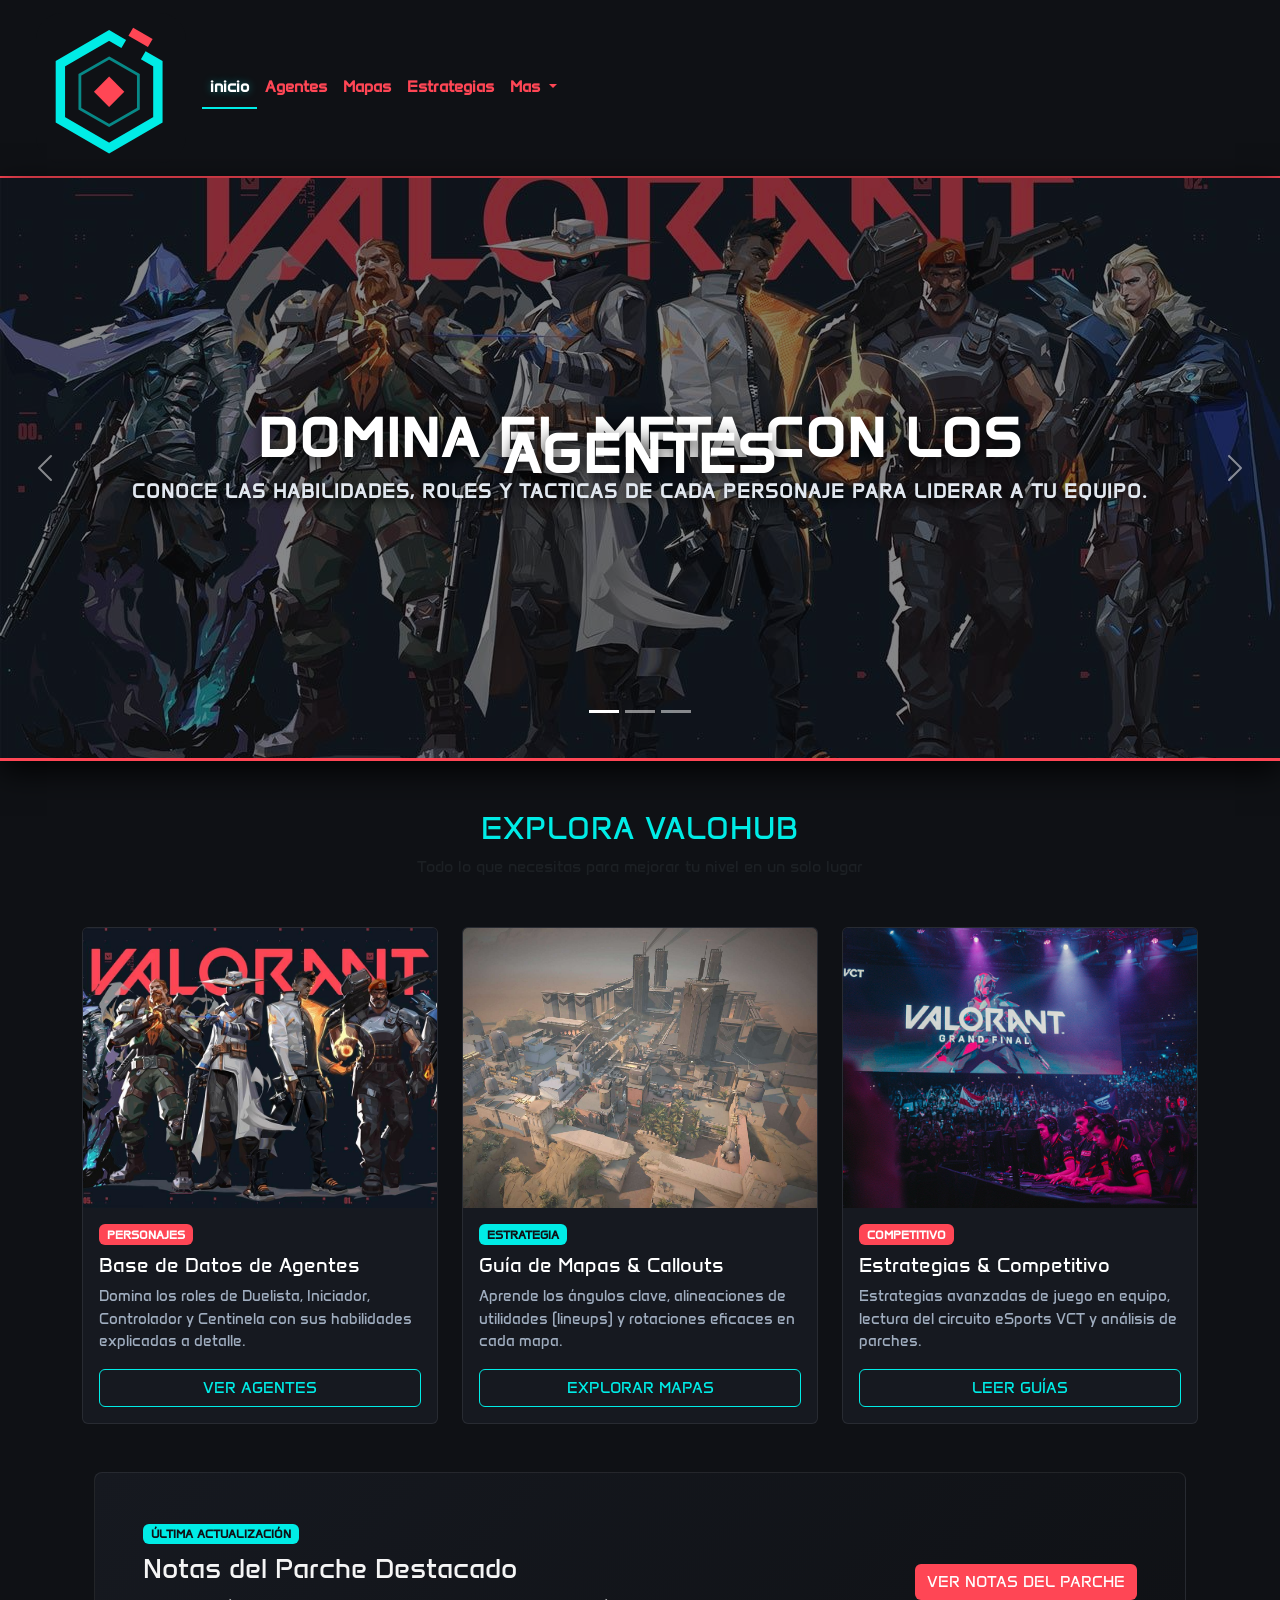
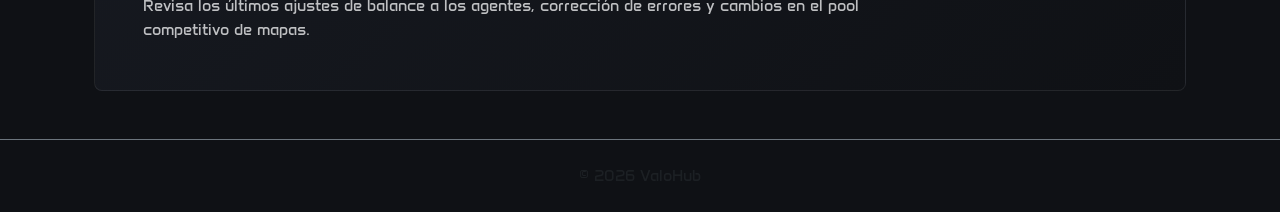
<file: index.html>
<!DOCTYPE html>
<html lang="es">

<head>
    <meta charset="UTF-8">
    <meta name="viewport" content="width=device-width, initial-scale=1.0">
    <meta name="description"
        content="Tu portal de Valorant con guías de agentes, mapas oficiales, estrategias y noticias del competitivo.">
    <meta name="keywords" content="valorant, guías, agentes, mapas, estrategias, esports, noticias">
    <title>ValoHub - Portal de Valorant: agentes, mapas y estrategias</title>
    <link href="https://cdn.jsdelivr.net/npm/bootstrap@5.3.8/dist/css/bootstrap.min.css" rel="stylesheet"
        integrity="sha384-sRIl4kxILFvY47J16cr9ZwB07vP4J8+LH7qKQnuqkuIAvNWLzeN8tE5YBujZqJLB" crossorigin="anonymous">
    <link rel="stylesheet" href="https://unpkg.com/aos@next/dist/aos.css" />
    <link rel="stylesheet" href="style/style.css">
    <link rel="preconnect" href="https://fonts.googleapis.com">
    <link rel="preconnect" href="https://fonts.gstatic.com" crossorigin>
    <link href="https://fonts.googleapis.com/css2?family=Anta&display=swap" rel="stylesheet">
    <link rel="icon" type="image/svg+xml" href="./assets/img/favicon-valohub.svg">
</head>

<body>
    <header class="encabezado">
        <nav class="navbar navbar-expand-lg">
            <div class="container-fluid">
                <a class="navbar-brand" href="index.html">
                    <img class="logo" src="./assets/img/favicon-valohub.svg" alt="ValoHub logo" />
                </a>
                <button class="navbar-toggler" type="button" data-bs-toggle="collapse"
                    data-bs-target="#navbarSupportedContent" aria-controls="navbarSupportedContent"
                    aria-expanded="false" aria-label="Toggle navigation">
                    <span class="navbar-toggler-icon"></span>
                </button>
                <div class="collapse navbar-collapse" id="navbarSupportedContent">
                    <ul class="navbar-nav me-auto mb-2 mb-lg-0">
                        <li class="nav-item">
                            <a class="nav-link active" aria-current="page" href="#">inicio</a>
                        </li>
                        <li class="nav-item">
                            <a class="nav-link" href="./pages/agentes.html">Agentes</a>
                        </li>
                        <li class="nav-item">
                            <a class="nav-link" href="./pages/mapas.html">Mapas</a>
                        </li>
                        <li class="nav-item">
                            <a class="nav-link" href="./pages/estrategias.html">Estrategias</a>
                        </li>
                        <li class="nav-item dropdown">
                            <a class="nav-link dropdown-toggle" href="#" role="button" data-bs-toggle="dropdown"
                                aria-expanded="false">
                                Mas
                            </a>
                            <ul class="dropdown-menu">
                                <li><a class="dropdown-item" href="./pages/parches.html">parches</a></li>
                                <li><a class="dropdown-item" href="./pages/esports.html">Esports</a></li>
                                <li>
                                    <hr class="dropdown-divider">
                                </li>
                            </ul>
                        </li>
                    </ul>
                </div>
            </div>
        </nav>
    </header>
    <main>
        <div id="carouselExampleCaptions" class="carousel slide" data-bs-ride="carousel">
            <div class="carousel-indicators">
                <button type="button" data-bs-target="#carouselExampleCaptions" data-bs-slide-to="0" class="active"
                    aria-current="true" aria-label="Slide 1"></button>
                <button type="button" data-bs-target="#carouselExampleCaptions" data-bs-slide-to="1"
                    aria-label="Slide 2"></button>
                <button type="button" data-bs-target="#carouselExampleCaptions" data-bs-slide-to="2"
                    aria-label="Slide 3"></button>
            </div>
            <div class="carousel-inner">
                <div class="carousel-item active">
                    <img src="./assets/img/slide1agentes.jpg" class="carousel-img d-block w-100"
                        alt="imagen de agentes de Valorant">
                    <div class="carousel-caption d-none d-md-block">
                        <h5>Domina el Meta con los Agentes</h5>
                        <p>Conoce las habilidades, roles y tacticas de cada personaje para liderar a tu equipo.</p>
                    </div>
                </div>
                <div class="carousel-item">
                    <img src="./assets/img/slide2mapas.jpg" class="carousel-img d-block w-100"
                        alt="imagen de estrategias de mapa de Valorant">
                    <div class="carousel-caption d-none d-md-block">
                        <h5>Estrategias de Mapa</h5>
                        <p>Estudia los puntos clave, las rotaciones y las mejores ubicaciones para controlar cada sitio.
                        </p>
                    </div>
                </div>
                <div class="carousel-item">
                    <img src="./assets/img/slide3esports.png" class="carousel-img d-block w-100"
                        alt="imagen de evento presencial de Esports de Valorant">
                    <div class="carousel-caption d-none d-md-block">
                        <h5>Esports y Actualizaciones</h5>
                        <p>Mantente informado sobre el circuito VCT y los ultimos cambios de balance del juego</p>
                    </div>
                </div>
            </div>
            <button class="carousel-control-prev" type="button" data-bs-target="#carouselExampleCaptions"
                data-bs-slide="prev">
                <span class="carousel-control-prev-icon" aria-hidden="true"></span>
                <span class="visually-hidden">Anterior</span>
            </button>
            <button class="carousel-control-next" type="button" data-bs-target="#carouselExampleCaptions"
                data-bs-slide="next">
                <span class="carousel-control-next-icon" aria-hidden="true"></span>
                <span class="visually-hidden">Siguiente</span>
            </button>
        </div>
        <section class="container my-5">
            <div class="text-center mb-4">
                <h2 class="titulo-seccion">Explora ValoHub</h2>
                <p class="text-muted">Todo lo que necesitas para mejorar tu nivel en un solo lugar</p>
            </div>

            <section class="my-5">
                <div class="row g-4 animar-entrada">
                    <!-- Tarjeta 1: Agentes -->
                    <div class="col-12 col-md-4">
                        <div class="card card-valohub h-100">
                            <img src="./assets/img/slide1agentes.jpg" class="card-img-top" alt="Agentes de Valorant">
                            <div class="card-body d-flex flex-column">
                                <span class="badge badge-rojo mb-2 w-auto me-auto">Personajes</span>
                                <h5 class="card-title">Base de Datos de Agentes</h5>
                                <p class="card-text flex-grow-1">Domina los roles de Duelista, Iniciador, Controlador y
                                    Centinela con sus habilidades explicadas a detalle.</p>
                                <a href="./pages/agentes.html" class="btn btn-valohub mt-auto">Ver Agentes</a>
                            </div>
                        </div>
                    </div>


                    <!-- Tarjeta 2: Mapas -->
                    <div class="col-12 col-md-4">
                        <div class="card card-valohub h-100">
                            <img src="./assets/img/slide2mapas.jpg" class="card-img-top" alt="Estrategias de Mapa">
                            <div class="card-body d-flex flex-column">
                                <span class="badge badge-cian mb-2 w-auto me-auto">Estrategia</span>
                                <h5 class="card-title">Guía de Mapas & Callouts</h5>
                                <p class="card-text flex-grow-1">Aprende los ángulos clave, alineaciones de utilidades
                                    (lineups) y rotaciones eficaces en cada mapa.</p>
                                <a href="./pages/mapas.html" class="btn btn-valohub mt-auto">Explorar Mapas</a>
                            </div>
                        </div>
                    </div>

                    <!-- Tarjeta 3: Estrategias / Esports -->
                    <div class="col-12 col-md-4">
                        <div class="card card-valohub h-100">
                            <img src="./assets/img/slide3esports.png" class="card-img-top" alt="Esports de Valorant">
                            <div class="card-body d-flex flex-column">
                                <span class="badge badge-rojo mb-2 w-auto me-auto">Competitivo</span>
                                <h5 class="card-title">Estrategias & Competitivo</h5>
                                <p class="card-text flex-grow-1">Estrategias avanzadas de juego en equipo, lectura del
                                    circuito eSports VCT y análisis de parches.</p>
                                <a href="./pages/estrategias.html" class="btn btn-valohub mt-auto">Leer Guías</a>
                            </div>
                        </div>
                    </div>
                </div>
            </section>

            <!-- Banner de actualización con animación de zoom sutil -->
            <section class="container my-5" data-aos="zoom-in" data-aos-duration="900">
                <div
                    class="banner-destacado p-4 p-md-5 rounded-3 border-valohub d-flex flex-column flex-md-row align-items-center justify-content-between">
                    <div class="me-md-4 mb-3 mb-md-0">
                        <span class="badge badge-cian mb-2">Última Actualización</span>
                        <h3 class="mb-2">Notas del Parche Destacado</h3>
                        <p class="mb-0 text-light opacity-75">Revisa los últimos ajustes de balance a los agentes,
                            corrección de errores y cambios en el pool competitivo de mapas.</p>
                    </div>
                    <a href="#" class="btn btn-valohub-rojo text-nowrap">Ver Notas del Parche</a>
                </div>
            </section>
        </section>
    </main>

    <footer class="pie-pagina text-center py-4 mt-5 text-muted border-top border-secondary">
        <p class="mb-0">© 2026 ValoHub</p>
    </footer>

    <script src="https://cdn.jsdelivr.net/npm/bootstrap@5.3.8/dist/js/bootstrap.bundle.min.js"
        integrity="sha384-FKyoEForCGlyvwx9Hj09JcYn3nv7wiPVlz7YYwJrWVcXK/BmnVDxM+D2scQbITxI"
        crossorigin="anonymous"></script>
    <script src="https://unpkg.com/aos@next/dist/aos.js"></script>
    <script>
        AOS.init({
            duration: 1000,
            easing: "ease out",
            once: true,
            offset: 100

        });
    </script>
</body>

</html>
</file>
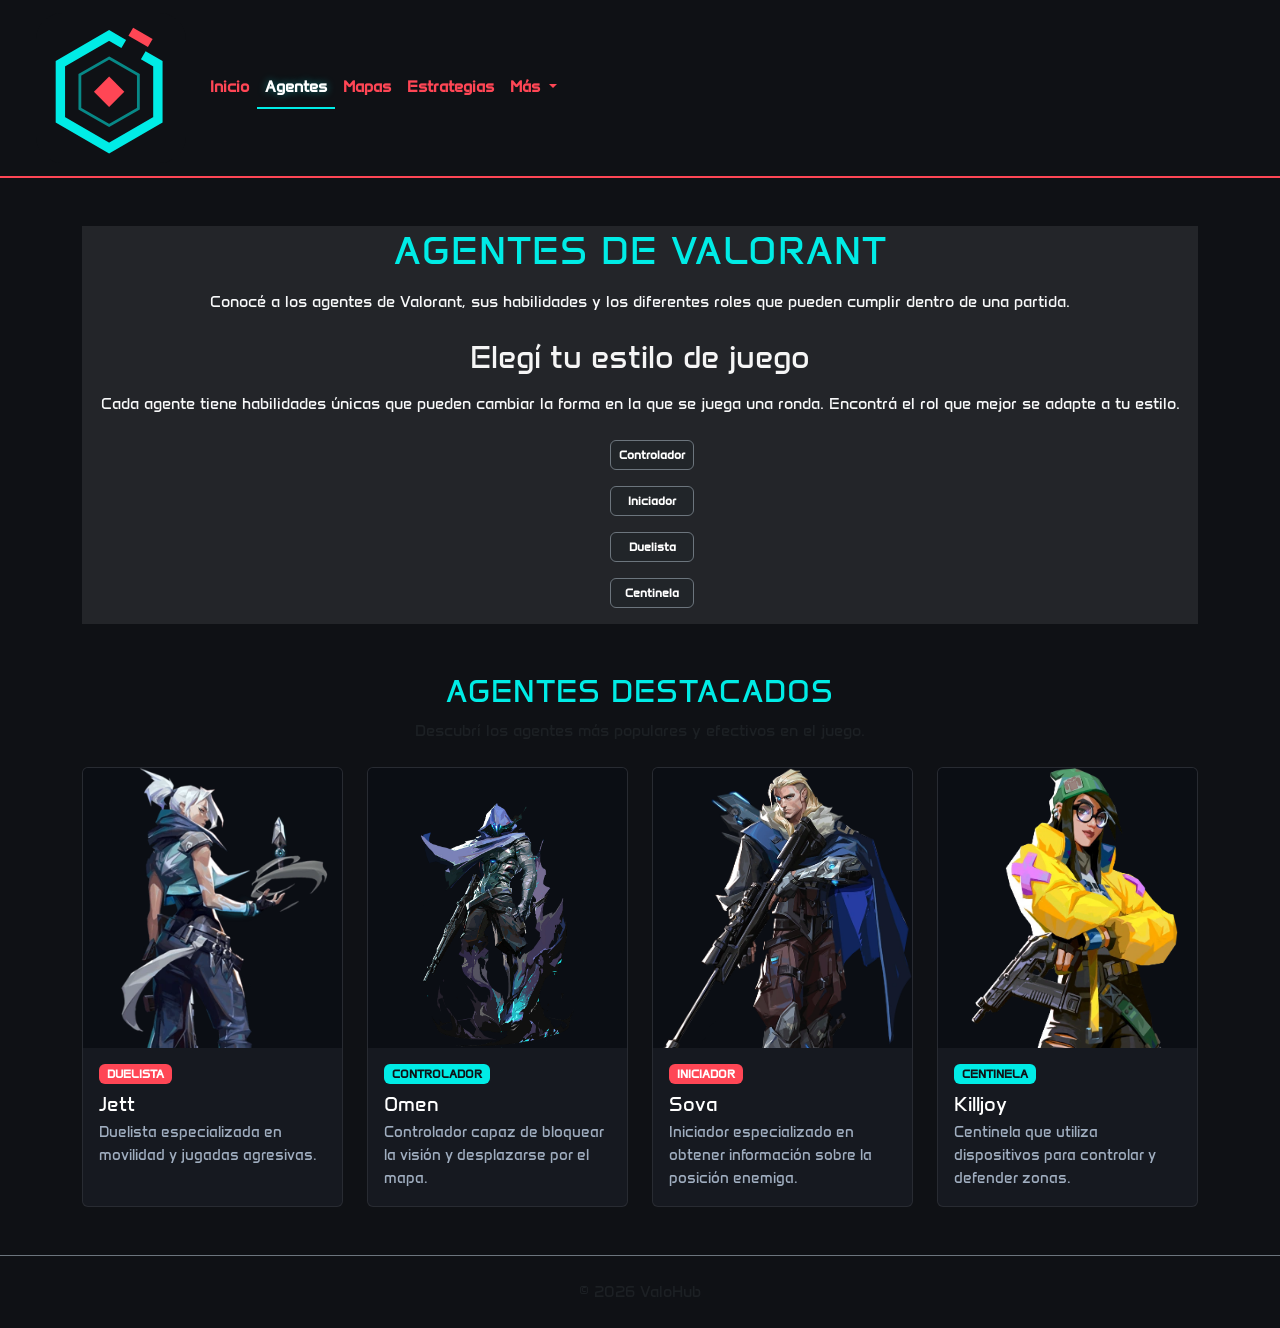
<file: pages/agentes.html>
<!DOCTYPE html>
<html lang="es">

<head>
    <meta charset="UTF-8">
    <meta name="viewport" content="width=device-width, initial-scale=1.0">
    <meta name="keywords"
        content="notas de parche, patch notes valorant, balance de agentes, actualizaciones, rotación de mapas"">
    <meta name="description"
        content="Resumen de las notas de parche de Valorant: ajustes de balance de agentes, rotación de mapas y corrección de errores."">
     <title>Notas de parche de Valorant: cambios y balance | ValoHub</title>
    <link href="https://cdn.jsdelivr.net/npm/bootstrap@5.3.8/dist/css/bootstrap.min.css" rel="stylesheet"
        integrity="sha384-sRIl4kxILFvY47J16cr9ZwB07vP4J8+LH7qKQnuqkuIAvNWLzeN8tE5YBujZqJLB" crossorigin="anonymous">
    <link rel="stylesheet" href="https://unpkg.com/aos@next/dist/aos.css" />
    <link rel="stylesheet" href="../style/style.css">
    <link rel="preconnect" href="https://fonts.googleapis.com">
    <link rel="preconnect" href="https://fonts.gstatic.com" crossorigin>
    <link href="https://fonts.googleapis.com/css2?family=Anta&display=swap" rel="stylesheet">
    <link rel="icon" type="image/svg+xml" href="../assets/img/favicon-valohub.svg">
</head>

<body>
    <header class="encabezado">
        <nav class="navbar navbar-expand-lg">
            <div class="container-fluid">
                <a class="navbar-brand" href="../index.html">
                    <img class="logo" src="../assets/img/favicon-valohub.svg" alt="ValoHub logo" />
                </a>
                <button class="navbar-toggler" type="button" data-bs-toggle="collapse"
                    data-bs-target="#navbarSupportedContent" aria-controls="navbarSupportedContent"
                    aria-expanded="false" aria-label="Toggle navigation">
                    <span class="navbar-toggler-icon"></span>
                </button>
                <div class="collapse navbar-collapse" id="navbarSupportedContent">
                    <ul class="navbar-nav me-auto mb-2 mb-lg-0">
                        <li class="nav-item">
                            <a class="nav-link" href="../index.html">Inicio</a>
                        </li>
                        <li class="nav-item">
                            <a class="nav-link active" aria-current="page" href="agentes.html">Agentes</a>
                        </li>
                        <li class="nav-item">
                            <a class="nav-link" href="mapas.html">Mapas</a>
                        </li>
                        <li class="nav-item">
                            <a class="nav-link" href="estrategias.html">Estrategias</a>
                        </li>
                        <li class="nav-item dropdown">
                            <a class="nav-link dropdown-toggle" href="#" role="button" data-bs-toggle="dropdown"
                                aria-expanded="false">
                                Más
                            </a>
                            <ul class="dropdown-menu">
                                <li><a class="dropdown-item" href="parches.html">Parches</a></li>
                                <li><a class="dropdown-item" href="esports.html">Esports</a></li>
                                <li>
                                    <hr class="dropdown-divider">
                                </li>
                            </ul>
                        </li>
                    </ul>
                </div>
            </div>
        </nav>
    </header>

    <main class="container my-5">
        <!-- Sección de introducción -->
        <section class="contenido-principal text-center mb-5">
            <h1 class="titulo-seccion mb-3">Agentes de Valorant</h1>
            <p class="texto-introduccion text-light mb-4">Conocé a los agentes de Valorant, sus habilidades y los
                diferentes roles que pueden cumplir dentro de una partida.</p>

            <h2 class="titulo-secundario text-cyan mb-3">Elegí tu estilo de juego</h2>
            <p class="texto-introduccion text-light mb-4">Cada agente tiene habilidades únicas que pueden cambiar la
                forma en la que se juega una ronda. Encontrá el rol que mejor se adapte a tu estilo.</p>

            <ul class="list-inline lista-roles">
                <li class="list-inline-item badge bg-dark border border-secondary mx-1 p-2">Controlador</li>
                <li class="list-inline-item badge bg-dark border border-secondary mx-1 p-2">Iniciador</li>
                <li class="list-inline-item badge bg-dark border border-secondary mx-1 p-2">Duelista</li>
                <li class="list-inline-item badge bg-dark border border-secondary mx-1 p-2">Centinela</li>
            </ul>
        </section>

        <!-- Sección de Agentes Destacados con Grid y Cards -->
        <section class="agentes-destacados">
            <div class="text-center mb-4">
                <h2 class="titulo-seccion">Agentes Destacados</h2>
                <p class="text-muted">Descubrí los agentes más populares y efectivos en el juego.</p>
            </div>

            <div class="row g-4">
                <!-- Tarjeta 1: Jett -->
                <div class="col-12 col-sm-6 col-lg-3">
                    <article class="card card-valohub h-100">
                        <img src="../assets/img/jett.jpg" class="card-img-top" alt="Imagen de Jett">
                        <div class="card-body d-flex flex-column">
                            <span class="badge badge-rojo mb-2 w-auto me-auto">Duelista</span>
                            <h4 class="card-title rol-agente">Jett</h4>
                            <p class="card-text flex-grow-1">Duelista especializada en movilidad y jugadas agresivas.
                            </p>
                        </div>
                    </article>
                </div>

                <!-- Tarjeta 2: Omen -->
                <div class="col-12 col-sm-6 col-lg-3">
                    <article class="card card-valohub h-100">
                        <img src="../assets/img/omen.jpg" class="card-img-top" alt="Imagen de Omen">
                        <div class="card-body d-flex flex-column">
                            <span class="badge badge-cian mb-2 w-auto me-auto">Controlador</span>
                            <h4 class="card-title rol-agente">Omen</h4>
                            <p class="card-text flex-grow-1">Controlador capaz de bloquear la visión y desplazarse por
                                el mapa.</p>
                        </div>
                    </article>
                </div>

                <!-- Tarjeta 3: Sova -->
                <div class="col-12 col-sm-6 col-lg-3">
                    <article class="card card-valohub h-100">
                        <img src="../assets/img/sova.jpg" class="card-img-top" alt="Imagen de Sova">
                        <div class="card-body d-flex flex-column">
                            <span class="badge badge-rojo mb-2 w-auto me-auto">Iniciador</span>
                            <h4 class="card-title rol-agente">Sova</h4>
                            <p class="card-text flex-grow-1">Iniciador especializado en obtener información sobre la
                                posición enemiga.</p>
                        </div>
                    </article>
                </div>

                <!-- Tarjeta 4: Killjoy -->
                <div class="col-12 col-sm-6 col-lg-3">
                    <article class="card card-valohub h-100">
                        <img src="../assets/img/killjoy.jpg" class="card-img-top" alt="Imagen de Killjoy">
                        <div class="card-body d-flex flex-column">
                            <span class="badge badge-cian mb-2 w-auto me-auto">Centinela</span>
                            <h4 class="card-title rol-agente">Killjoy</h4>
                            <p class="card-text flex-grow-1">Centinela que utiliza dispositivos para controlar y
                                defender zonas.</p>
                        </div>
                    </article>
                </div>
            </div>
        </section>
    </main>

    <footer class="pie-pagina text-center py-4 mt-5 text-muted border-top border-secondary">
        <p class="mb-0">© 2026 ValoHub</p>
    </footer>
    <script src="https://cdn.jsdelivr.net/npm/bootstrap@5.3.8/dist/js/bootstrap.bundle.min.js"
        integrity="sha384-FKyoEForCGlyvwx9Hj09JcYn3nv7wiPVlz7YYwJrWVcXK/BmnVDxM+D2scQbITxI"
        crossorigin="anonymous"></script>
    <script src="https://unpkg.com/aos@next/dist/aos.js"></script>
    <script>
        AOS.init();
    </script>
</body>

</html>
</file>
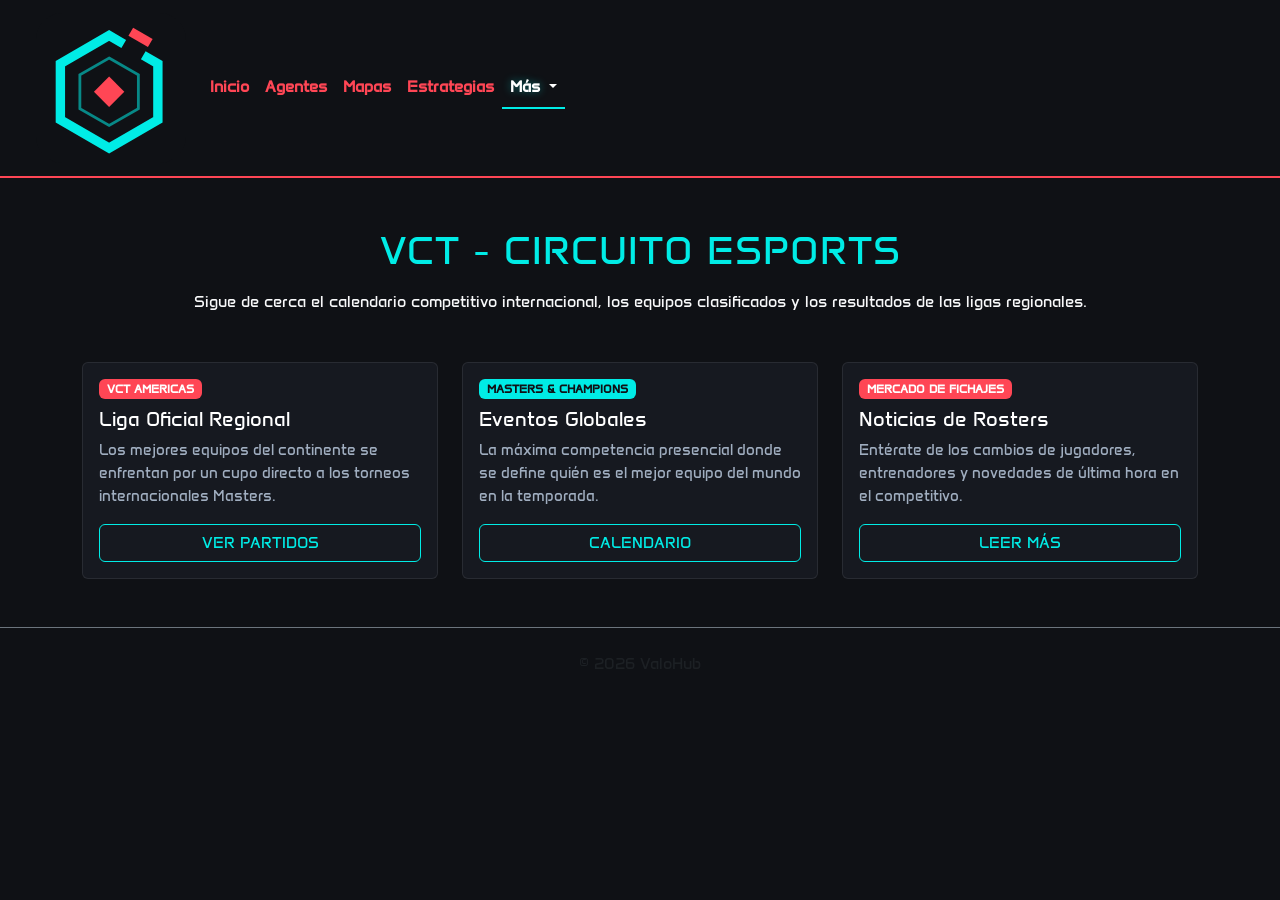
<file: pages/esports.html>
<!DOCTYPE html>
<html lang="es">

<head>
    <meta charset="UTF-8">
    <meta name="viewport" content="width=device-width, initial-scale=1.0">
    <meta name="keywords" content="vct, esports valorant, masters, champions, vct americas, vct europe, vct asia, vct pacific, vct brazil">
    <meta name="description" content="Seguí el calendario del circuito VCT, los eventos internacionales y las noticias de rosters.">
    <title>VCT Esports: circuito competitivo de Valorant | ValoHub</title>
   <link href="https://cdn.jsdelivr.net/npm/bootstrap@5.3.8/dist/css/bootstrap.min.css" rel="stylesheet" integrity="sha384-sRIl4kxILFvY47J16cr9ZwB07vP4J8+LH7qKQnuqkuIAvNWLzeN8tE5YBujZqJLB" crossorigin="anonymous">
     <link rel="stylesheet" href="https://unpkg.com/aos@next/dist/aos.css" />
    <link rel="stylesheet" href="../style/style.css">
    <link rel="preconnect" href="https://fonts.googleapis.com">
    <link rel="preconnect" href="https://fonts.gstatic.com" crossorigin>
    <link href="https://fonts.googleapis.com/css2?family=Anta&display=swap" rel="stylesheet">
    <link rel="icon" type="image/svg+xml" href="../assets/img/favicon-valohub.svg">
</head>

<body>
    <header class="encabezado">
        <nav class="navbar navbar-expand-lg">
            <div class="container-fluid">
                <a class="navbar-brand" href="../index.html">
                   <img class="logo" src="../assets/img/favicon-valohub.svg" alt="ValoHub logo" />
                </a>
                <button class="navbar-toggler" type="button" data-bs-toggle="collapse"
                    data-bs-target="#navbarSupportedContent" aria-controls="navbarSupportedContent"
                    aria-expanded="false" aria-label="Toggle navigation">
                    <span class="navbar-toggler-icon"></span>
                </button>
                <div class="collapse navbar-collapse" id="navbarSupportedContent">
                    <ul class="navbar-nav me-auto mb-2 mb-lg-0">
                        <li class="nav-item">
                            <a class="nav-link" href="../index.html">Inicio</a>
                        </li>
                        <li class="nav-item">
                            <a class="nav-link" href="agentes.html">Agentes</a>
                        </li>
                        <li class="nav-item">
                            <a class="nav-link" href="mapas.html">Mapas</a>
                        </li>
                        <li class="nav-item">
                            <a class="nav-link" href="estrategias.html">Estrategias</a>
                        </li>
                        <li class="nav-item dropdown">
                            <a class="nav-link dropdown-toggle active" href="#" role="button" data-bs-toggle="dropdown"
                                aria-expanded="false">
                                Más
                            </a>
                            <ul class="dropdown-menu">
                                <li><a class="dropdown-item" href="parches.html">Parches</a></li>
                                <li><a class="dropdown-item active" href="esports.html">Esports</a></li>
                                <li><hr class="dropdown-divider"></li>
                            </ul>
                        </li>
                    </ul>
                </div>
            </div>
        </nav>
    </header>

    <main class="container my-5">
        <section class="text-center mb-5">
            <h1 class="titulo-seccion mb-3">VCT - Circuito Esports</h1>
            <p class="text-light">Sigue de cerca el calendario competitivo internacional, los equipos clasificados y los resultados de las ligas regionales.</p>
        </section>
        <div class="row g-4">
            <div class="col-12 col-md-4">
                <div class="card card-valohub h-100">
                    <div class="card-body d-flex flex-column">
                        <span class="badge badge-rojo mb-2 w-auto me-auto">VCT Americas</span>
                        <h5 class="card-title">Liga Oficial Regional</h5>
                        <p class="card-text flex-grow-1">Los mejores equipos del continente se enfrentan por un cupo directo a los torneos internacionales Masters.</p>
                        <a href="#" class="btn btn-valohub mt-auto">Ver Partidos</a>
                    </div>
                </div>
            </div>
            <div class="col-12 col-md-4">
                <div class="card card-valohub h-100">
                    <div class="card-body d-flex flex-column">
                        <span class="badge badge-cian mb-2 w-auto me-auto">Masters & Champions</span>
                        <h5 class="card-title">Eventos Globales</h5>
                        <p class="card-text flex-grow-1">La máxima competencia presencial donde se define quién es el mejor equipo del mundo en la temporada.</p>
                        <a href="#" class="btn btn-valohub mt-auto">Calendario</a>
                    </div>
                </div>
            </div>
            <div class="col-12 col-md-4">
                <div class="card card-valohub h-100">
                    <div class="card-body d-flex flex-column">
                        <span class="badge badge-rojo mb-2 w-auto me-auto">Mercado de Fichajes</span>
                        <h5 class="card-title">Noticias de Rosters</h5>
                        <p class="card-text flex-grow-1">Entérate de los cambios de jugadores, entrenadores y novedades de última hora en el competitivo.</p>
                        <a href="#" class="btn btn-valohub mt-auto">Leer Más</a>
                    </div>
                </div>
            </div>
        </div>
    </main>

   <footer class="pie-pagina text-center py-4 mt-5 text-muted border-top border-secondary">
        <p class="mb-0">© 2026 ValoHub</p>
        </footer>
     <script src="https://cdn.jsdelivr.net/npm/bootstrap@5.3.8/dist/js/bootstrap.bundle.min.js" integrity="sha384-FKyoEForCGlyvwx9Hj09JcYn3nv7wiPVlz7YYwJrWVcXK/BmnVDxM+D2scQbITxI" crossorigin="anonymous"></script>
         <script src="https://unpkg.com/aos@next/dist/aos.js"></script>
  <script>
    AOS.init();
  </script>
</body>

</html>
</file>
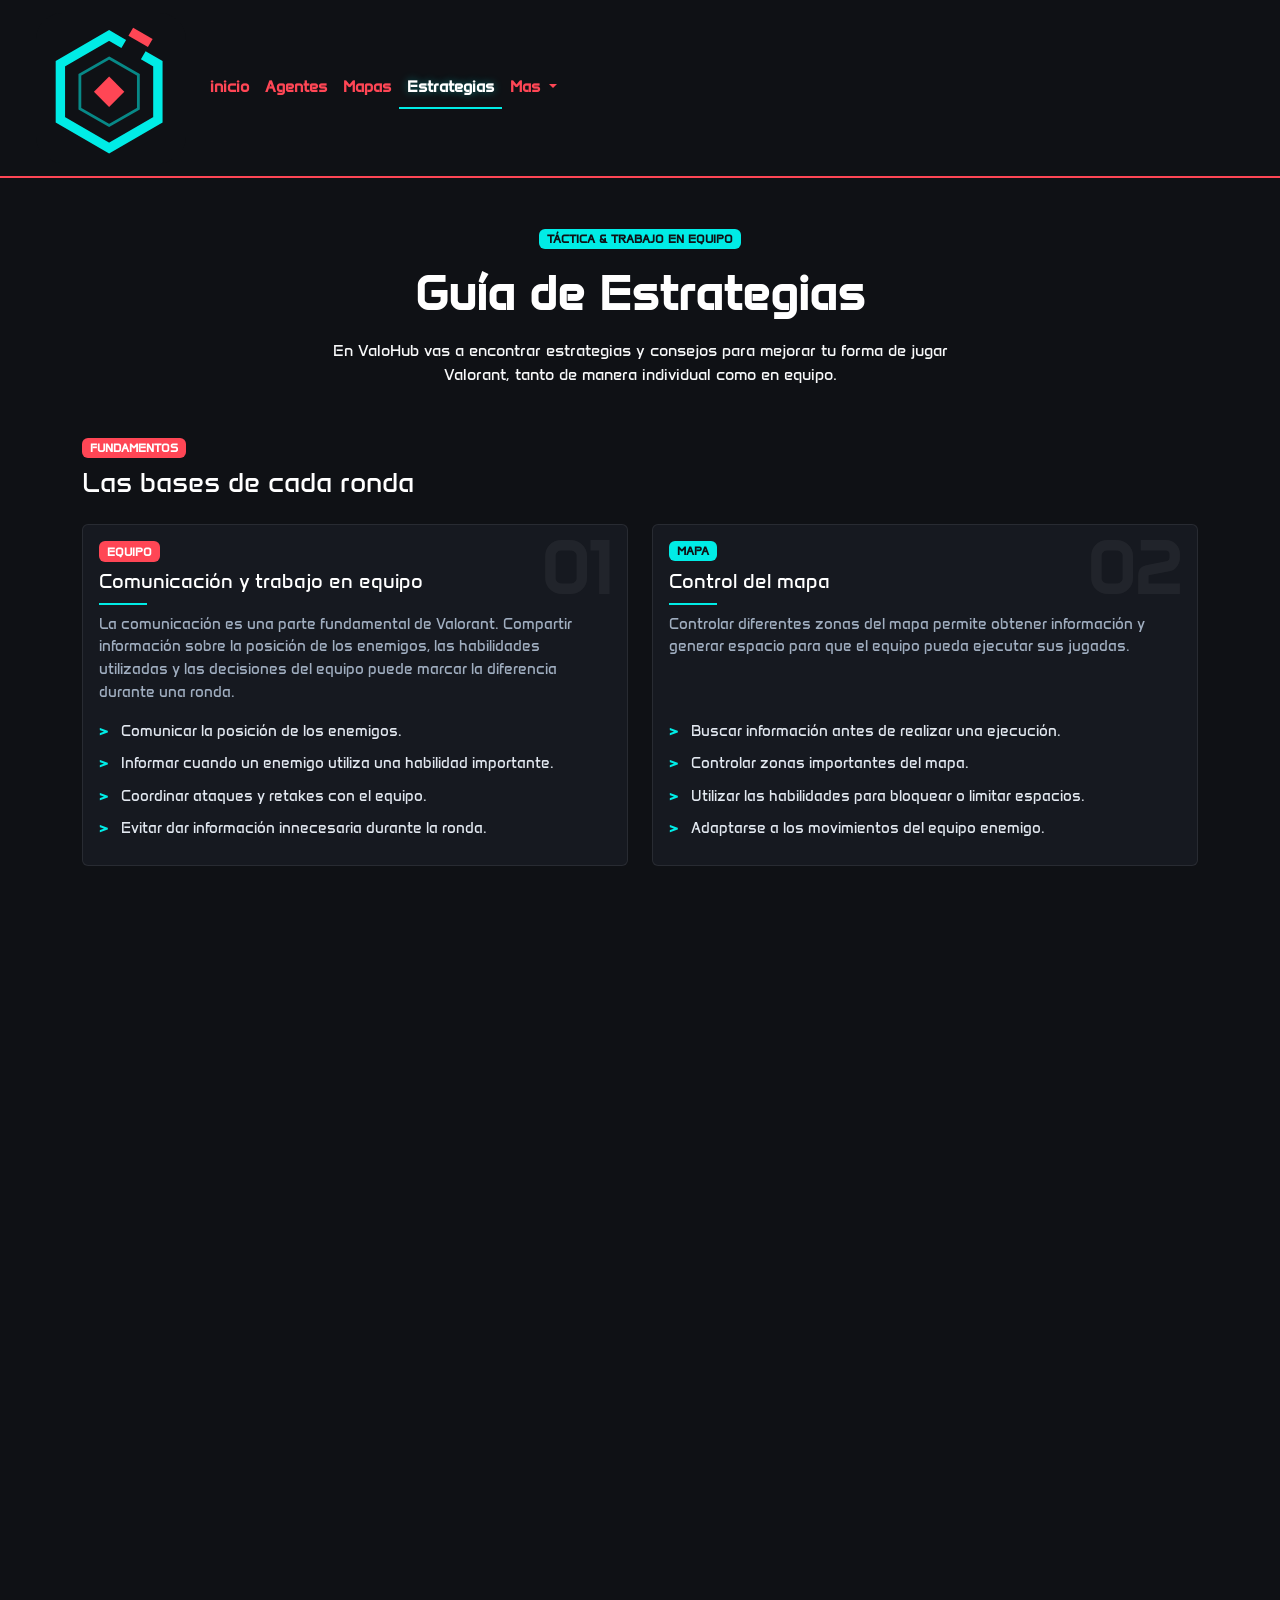
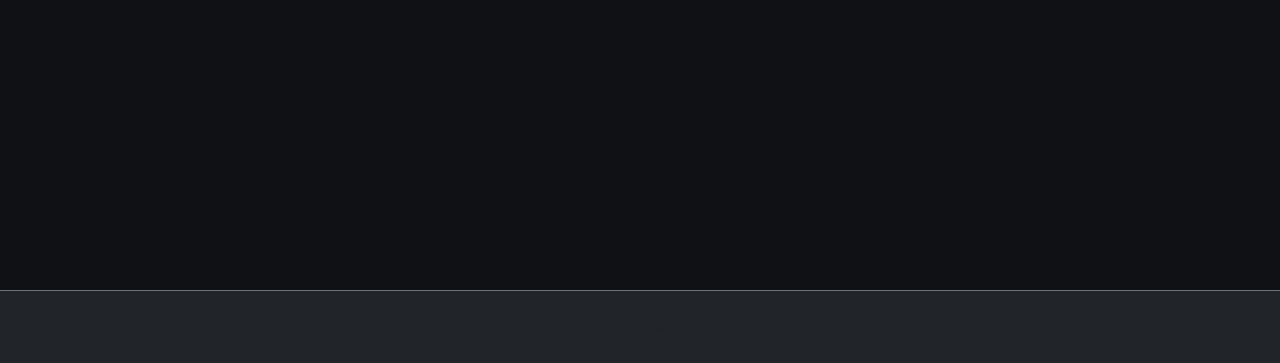
<file: pages/estrategias.html>
<!DOCTYPE html>
<html lang="es">

<head>
    <meta charset="UTF-8">
    <meta name="viewport" content="width=device-width, initial-scale=1.0">
    <meta name="keywords" content="estrategias valorant, 5-stack, comunicación, control de mapa">
    <meta name="description" content="Estrategias para mejorar tu juego en equipo en Valorant: comunicación, control de zonas y despliegue 5-stack.">
    <title>Estrategias de Valorant: comunicación y control de mapa | ValoHub</title>
    <link href="https://cdn.jsdelivr.net/npm/bootstrap@5.3.8/dist/css/bootstrap.min.css" rel="stylesheet"
        integrity="sha384-sRIl4kxILFvY47J16cr9ZwB07vP4J8+LH7qKQnuqkuIAvNWLzeN8tE5YBujZqJLB" crossorigin="anonymous">
       <link rel="stylesheet" href="https://unpkg.com/aos@next/dist/aos.css" />
    <link rel="stylesheet" href="../style/style.css">
    <link rel="preconnect" href="https://fonts.googleapis.com">
    <link rel="preconnect" href="https://fonts.gstatic.com" crossorigin>
    <link href="https://fonts.googleapis.com/css2?family=Anta&display=swap" rel="stylesheet">
    <link rel="icon" type="image/svg+xml" href="../assets/img/favicon-valohub.svg">


</head>

<body>
        <header class="encabezado">
            <nav class="navbar navbar-expand-lg">
                <div class="container-fluid">
                    <a class="navbar-brand" href="../index.html">
                        <img class="logo" src="../assets/img/favicon-valohub.svg" alt="ValoHub logo" />
                    </a>
                    <button class="navbar-toggler" type="button" data-bs-toggle="collapse"
                        data-bs-target="#navbarSupportedContent" aria-controls="navbarSupportedContent"
                        aria-expanded="false" aria-label="Toggle navigation">
                        <span class="navbar-toggler-icon"></span>
                    </button>
                    <div class="collapse navbar-collapse" id="navbarSupportedContent">
                        <ul class="navbar-nav me-auto mb-2 mb-lg-0">
                            <li class="nav-item">
                                <a class="nav-link " aria-current="page" href="../index.html">inicio</a>
                            </li>
                            <li class="nav-item">
                                <a class="nav-link" href="agentes.html">Agentes</a>
                            </li>
                            <li class="nav-item">
                                <a class="nav-link " href="mapas.html">Mapas</a>
                            </li>
                            <li class="nav-item">
                                <a class="nav-link active" href="estrategias.html">Estrategias</a>
                            </li>
                            <li class="nav-item dropdown">
                                <a class="nav-link dropdown-toggle" href="#" role="button" data-bs-toggle="dropdown"
                                    aria-expanded="false">
                                    Mas
                                </a>
                                <ul class="dropdown-menu">
                                    <li><a class="dropdown-item" href="parches.html">parches</a></li>
                                    <li><a class="dropdown-item" href="esports.html">Esports</a></li>
                                    <li>
                                        <hr class="dropdown-divider">
                                    </li>
                                </ul>
                            </li>
                        </ul>
                    </div>
                </div>
            </nav>
        </header>
     <main class="container my-5">

        <!-- 1. CABECERA (mismo patrón que mapas.html) -->
        <section class="text-center mb-5" data-aos="fade-down">
            <span class="badge badge-cian mb-3">Táctica &amp; trabajo en equipo</span>
            <h1 class="display-5 fw-bold text-white mb-3">Guía de Estrategias</h1>
            <p class="text-light mx-auto cabecera-texto">En ValoHub vas a encontrar estrategias y consejos para mejorar
                tu forma de jugar Valorant, tanto de manera individual como en equipo.</p>
        </section>

        <!-- 2. FUNDAMENTOS: dos cards lado a lado -->
        <section class="mb-5">
            <div class="mb-4">
                <span class="badge badge-rojo mb-2">Fundamentos</span>
                <h2 class="h3 text-white">Las bases de cada ronda</h2>
            </div>

            <div class="row g-4">
                <div class="col-12 col-md-6" data-aos="fade-up">
                    <article class="card card-valohub tarjeta-estrategia h-100">
                        <div class="card-body d-flex flex-column">
                            <span class="numero-fondo" aria-hidden="true">01</span>
                            <span class="badge badge-rojo mb-2 w-auto me-auto">Equipo</span>
                            <h3 class="card-title h5">Comunicación y trabajo en equipo</h3>
                            <p class="card-text">La comunicación es una parte fundamental de Valorant. Compartir
                                información sobre la posición de los enemigos, las habilidades utilizadas y las
                                decisiones del equipo puede marcar la diferencia durante una ronda.</p>
                            <ul class="lista-tactica list-unstyled mb-0 mt-auto">
                                <li>Comunicar la posición de los enemigos.</li>
                                <li>Informar cuando un enemigo utiliza una habilidad importante.</li>
                                <li>Coordinar ataques y retakes con el equipo.</li>
                                <li>Evitar dar información innecesaria durante la ronda.</li>
                            </ul>
                        </div>
                    </article>
                </div>

                <div class="col-12 col-md-6" data-aos="fade-up" data-aos-delay="150">
                    <article class="card card-valohub tarjeta-estrategia h-100">
                        <div class="card-body d-flex flex-column">
                            <span class="numero-fondo" aria-hidden="true">02</span>
                            <span class="badge badge-cian mb-2 w-auto me-auto">Mapa</span>
                            <h3 class="card-title h5">Control del mapa</h3>
                            <p class="card-text">Controlar diferentes zonas del mapa permite obtener información y
                                generar espacio para que el equipo pueda ejecutar sus jugadas.</p>
                            <ul class="lista-tactica list-unstyled mb-0 mt-auto">
                                <li>Buscar información antes de realizar una ejecución.</li>
                                <li>Controlar zonas importantes del mapa.</li>
                                <li>Utilizar las habilidades para bloquear o limitar espacios.</li>
                                <li>Adaptarse a los movimientos del equipo enemigo.</li>
                            </ul>
                        </div>
                    </article>
                </div>
            </div>
        </section>

        <!-- 3. CARD DESTACADA: diagrama + pasos (mismo patrón que la card de Summit) -->
        <section class="mb-5" data-aos="fade-up">
            <article class="card card-valohub estrategia-destacada overflow-hidden">
                <div class="row g-0 align-items-center">

                    <div class="col-12 col-lg-6 p-3 p-lg-4" data-aos="fade-right" data-aos-delay="150">
                        <figure class="diagrama mb-0">
                            <img src="../assets/img/diagrama-tactico.png" class="img-fluid rounded"
                                alt="Diagrama táctico con las rutas de cada agente sobre el mapa">
                            <figcaption class="pie-diagrama text-center mt-2">Diagrama táctico de estrategia
                            </figcaption>
                        </figure>
                    </div>

                    <div class="col-12 col-lg-6 p-4 p-lg-5">
                        <span class="badge badge-rojo mb-2">Destacado</span>
                        <h2 class="h3 text-white mb-3">Despliegue táctico 5-Stack</h2>
                        <p class="card-text mb-3">Esta formación aprovecha la combinación de los 5 agentes para
                            dominar las 3 zonas del mapa antes de definir la entrada al sitio A.</p>

                        <div class="d-flex flex-wrap gap-2 mb-3">
                            <span class="chip-dato"><strong>5</strong> agentes</span>
                            <span class="chip-dato"><strong>3</strong> zonas</span>
                            <span class="chip-dato"><strong>A</strong> sitio objetivo</span>
                        </div>

                        <ol class="list-unstyled mb-0">
                            <li class="paso">
                                <span class="paso-num">1</span>
                                <div>
                                    <h3>Bloque de ataque A Main · Sova, Jett, Phoenix</h3>
                                    <p>Grupo de choque principal. Sova revela la posición de los defensores en A,
                                        permitiendo que Jett y Phoenix abran el sitio con sus habilidades de entrada
                                        (dashes y flashes) para asegurar el sitio y plantar la Spike.</p>
                                </div>
                            </li>
                            <li class="paso">
                                <span class="paso-num">2</span>
                                <div>
                                    <h3>Control de Mid · Omen</h3>
                                    <p>Avanza por el centro del mapa colocando un humo estratégico en la zona de
                                        Catwalk / Tree. Esto bloquea la visión de los defensores en Mid y evita que
                                        disparen al grupo de A desde el lateral.</p>
                                </div>
                            </li>
                            <li class="paso">
                                <span class="paso-num">3</span>
                                <div>
                                    <h3>Lurker en B · Cypher</h3>
                                    <p>Se posiciona en B Lobby / B Main para escuchar las rotaciones enemigas, evitar
                                        que los defensores empujen por la espalda y castigar si el equipo rival
                                        abandona el sitio B por completo.</p>
                                </div>
                            </li>
                        </ol>
                    </div>

                </div>
            </article>
        </section>

        <!-- 4. CIERRE: llamada a la acción -->
        <section class="text-center" data-aos="fade-up">
            <h2 class="h4 text-white mb-2">Ponelo en práctica</h2>
            <p class="text-light mb-4">Elegí un mapa y un grupo de agentes, y probá esta formación en tu próxima partida.
            </p>
            <a href="mapas.html" class="btn btn-valohub me-2">Ver mapas</a>
            <a href="agentes.html" class="btn btn-valohub-rojo">Ver agentes</a>
        </section>

    </main>

    <!-- FOOTER ANCLADO AL FONDO -->
    <footer class="pie-pagina text-center py-4 mt-auto text-muted border-top border-secondary bg-dark">
        <p class="mb-0">&copy; 2026 ValoHub</p>
    </footer>

    <!-- SCRIPTS -->
    <script src="https://cdn.jsdelivr.net/npm/bootstrap@5.3.8/dist/js/bootstrap.bundle.min.js" integrity="sha384-FKyoEForCGlyvwx9Hj09JcYn3nv7wiPVlz7YYwJrWVcXK/BmnVDxM+D2scQbITxI" crossorigin="anonymous"></script>
    <script src="https://unpkg.com/aos@next/dist/aos.js"></script>
    <script>
        AOS.init();
    </script>
</body>
</html>
</file>
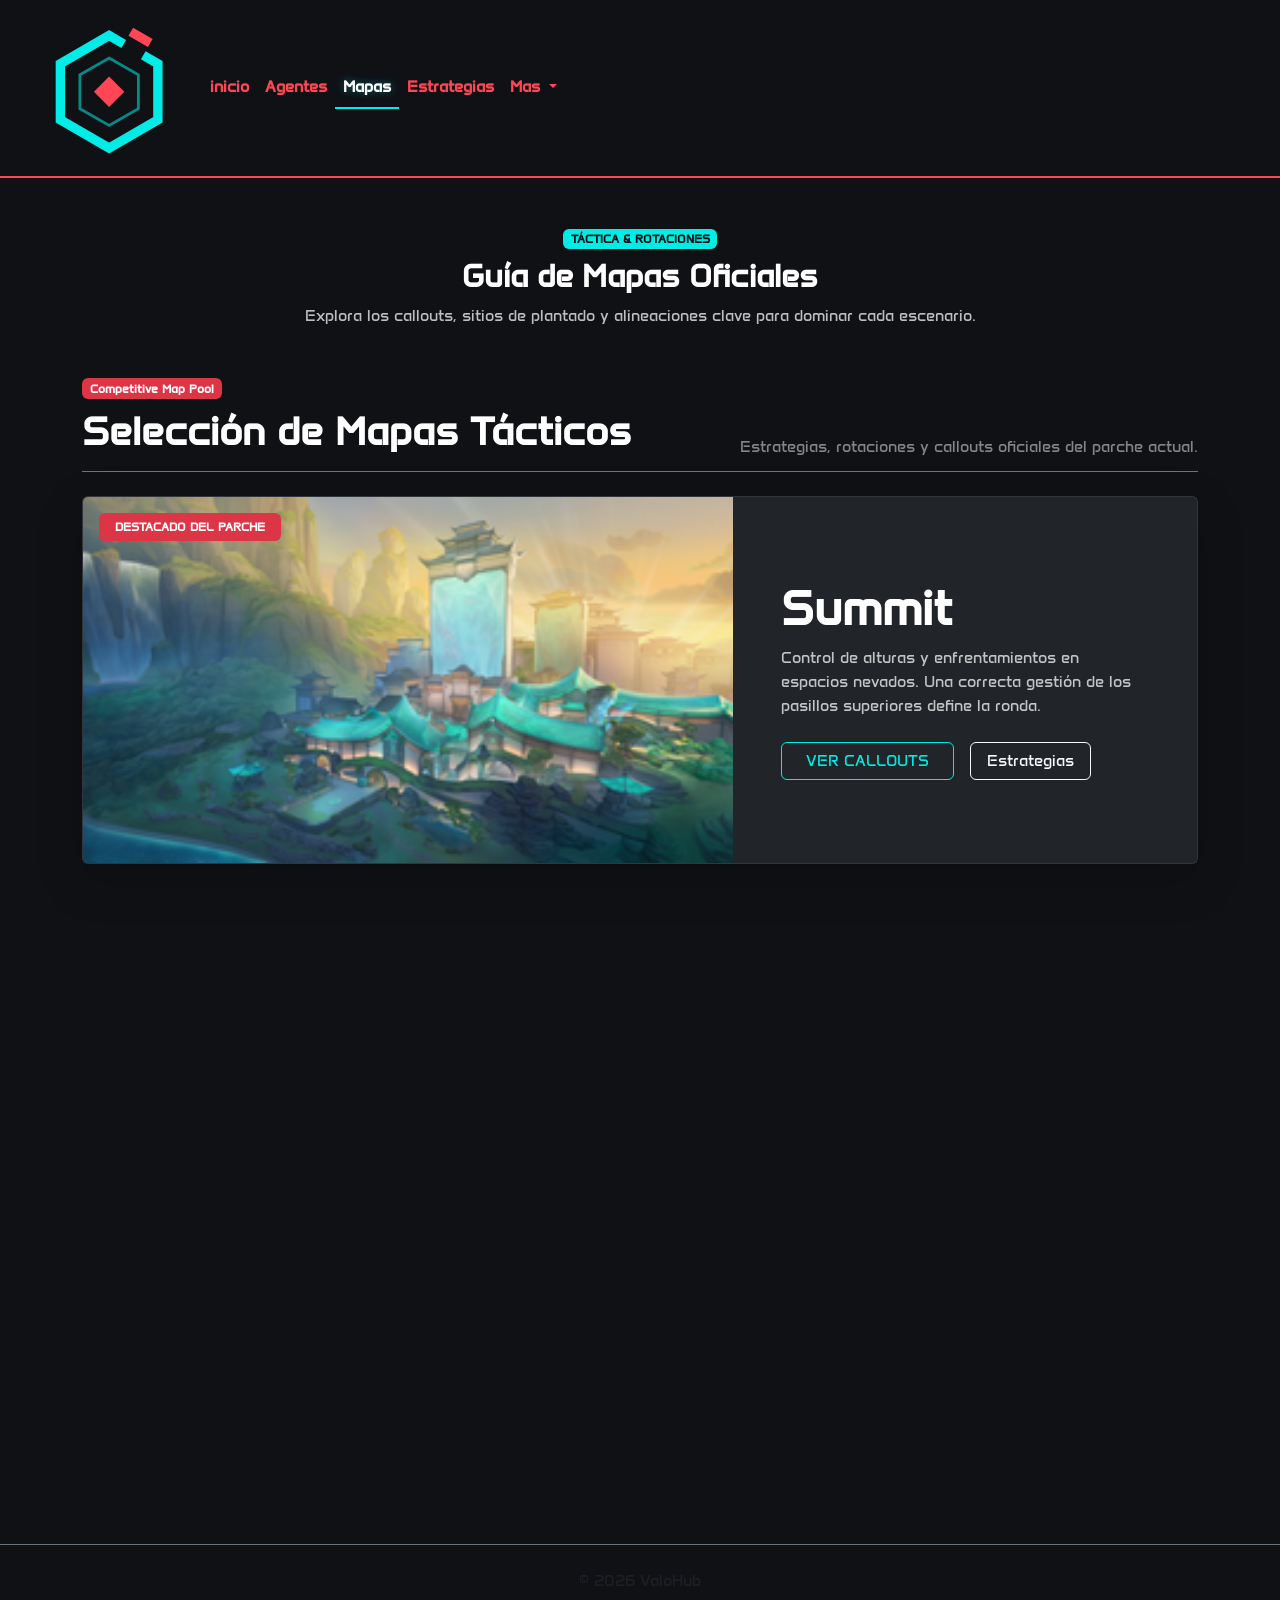
<file: pages/mapas.html>
<!DOCTYPE html>
<html lang="es">

<head>
    <meta charset="UTF-8">
    <meta name="viewport" content="width=device-width, initial-scale=1.0">
    <meta name="keywords" content="mapas valorant, callouts, summit, haven, bind">
    <meta name="description" content="Pool completo de mapas de Valorant con callouts, sitios de plantado y rotaciones clave.">
    <title>Mapas de Valorant: callouts y rotaciones | ValoHub</title>
    <link href="https://cdn.jsdelivr.net/npm/bootstrap@5.3.8/dist/css/bootstrap.min.css" rel="stylesheet"
        integrity="sha384-sRIl4kxILFvY47J16cr9ZwB07vP4J8+LH7qKQnuqkuIAvNWLzeN8tE5YBujZqJLB" crossorigin="anonymous">
    <link rel="stylesheet" href="https://unpkg.com/aos@next/dist/aos.css" />
    <link rel="stylesheet" href="../style/style.css">
    <link rel="preconnect" href="https://fonts.googleapis.com">
    <link rel="preconnect" href="https://fonts.gstatic.com" crossorigin>
    <link href="https://fonts.googleapis.com/css2?family=Anta&display=swap" rel="stylesheet">
    <link rel="icon" type="image/svg+xml" href="../assets/img/favicon-valohub.svg">
</head>

<body>
    <header class="encabezado">
        <nav class="navbar navbar-expand-lg">
            <div class="container-fluid">
                <a class="navbar-brand" href="../index.html">
                   <img class="logo" src="../assets/img/favicon-valohub.svg" alt="ValoHub logo" />
                </a>
                <button class="navbar-toggler" type="button" data-bs-toggle="collapse"
                    data-bs-target="#navbarSupportedContent" aria-controls="navbarSupportedContent"
                    aria-expanded="false" aria-label="Toggle navigation">
                    <span class="navbar-toggler-icon"></span>
                </button>
                <div class="collapse navbar-collapse" id="navbarSupportedContent">
                    <ul class="navbar-nav me-auto mb-2 mb-lg-0">
                        <li class="nav-item">
                            <a class="nav-link " aria-current="page" href="../index.html">inicio</a>
                        </li>
                        <li class="nav-item">
                            <a class="nav-link" href="agentes.html">Agentes</a>
                        </li>
                        <li class="nav-item">
                            <a class="nav-link active" href="mapas.html">Mapas</a>
                        </li>
                        <li class="nav-item">
                            <a class="nav-link" href="estrategias.html">Estrategias</a>
                        </li>
                        <li class="nav-item dropdown">
                            <a class="nav-link dropdown-toggle" href="#" role="button" data-bs-toggle="dropdown"
                                aria-expanded="false">
                                Mas
                            </a>
                            <ul class="dropdown-menu">
                                <li><a class="dropdown-item" href="parches.html">parches</a></li>
                                <li><a class="dropdown-item" href="esports.html">Esports</a></li>
                                <li>
                                    <hr class="dropdown-divider">
                                </li>
                            </ul>
                        </li>
                    </ul>
                </div>
            </div>
        </nav>
    </header>
    <main class="container my-5">
        <section>
            <!-- Título de la sección -->
            <div class="text-center mb-5" data-aos="fade-down" data-aos-duration="1000">
                <span class="badge badge-cian mb-2">Táctica & Rotaciones</span>
                <h2 class="fw-bold text-white">Guía de Mapas Oficiales</h2>
                <p class="text-light opacity-75">Explora los callouts, sitios de plantado y alineaciones clave para
                    dominar cada escenario.</p>
            </div>
        </section>
        <!-- Grilla de mapas-->
        <section class="my-5">
            <!-- Título de la sección -->
            <div class="d-flex justify-content-between align-items-end mb-4 pb-2 border-bottom border-secondary"
                data-aos="fade-down" data-aos-duration="1000">
                <div>
                    <span class="badge bg-danger mb-2">Competitive Map Pool</span>
                    <h2 class="fw-bold text-white display-6">Selección de Mapas Tácticos</h2>
                </div>
                <p class="text-light opacity-50 d-none d-md-block mb-1">Estrategias, rotaciones y callouts oficiales del
                    parche actual.</p>
            </div>

            <!-- 1. MAPA PROTAGONISTA (BANNER PRINCIPAL: SUMMIT) -->
            <div class="card bg-dark text-white border-valohub overflow-hidden mb-4 shadow-lg position-relative"
                data-aos="fade-up" data-aos-duration="1000">
                <div class="row g-0 align-items-center">
                    <div class="col-lg-7 position-relative overflow-hidden">
                        <img src="../assets/img/summit.webp" class="img-fluid w-100 object-fit-cover hover-zoom mapa-destacado-img"
                            alt="Summit">
                        <span
                            class="badge bg-danger position-absolute top-0 start-0 m-3 px-3 py-2 text-uppercase tracking-wider">Destacado
                            del Parche</span>
                    </div>
                    <div class="col-lg-5 p-4 p-lg-5 d-flex flex-column justify-content-center">
                        <h3 class="display-5 fw-bold text-white mb-2">Summit</h3>
                        <p class="text-light opacity-75 mb-4">
                            Control de alturas y enfrentamientos en espacios nevados. Una correcta gestión de los
                            pasillos superiores define la ronda.
                        </p>
                        <div class="d-flex flex-wrap gap-3">
                            <a href="#" class="btn btn-valohub px-4">Ver Callouts</a>
                            <a href="#" class="btn btn-outline-light px-3">Estrategias</a>
                        </div>
                    </div>
                </div>
            </div>

            <!-- 2. GRILLA COMPACTA PARA EL RESTO DE LOS MAPAS -->
            <div class="row g-4">

                <!-- Mapa: Haven -->
                <div class="col-12 col-md-6 col-lg-4" data-aos="fade-up" data-aos-duration="1000" data-aos-delay="100">
                    <div class="card card-tactical bg-dark text-white border-valohub h-100 overflow-hidden shadow">
                        <div class="position-relative overflow-hidden mapa-img-caja">
                            <img src="../assets/img/haven.webp" class="w-100 h-100 object-fit-cover hover-zoom"
                                alt="Haven">
                            <span class="badge bg-warning text-dark position-absolute top-0 end-0 m-3">3 Sites</span>
                        </div>
                        <div class="card-body d-flex flex-column p-4">
                            <h4 class="card-title fw-bold">Haven</h4>
                            <p class="card-text text-light opacity-75 small flex-grow-1">El único mapa con tres sitios
                                de plantado, ideal para rotaciones rápidas de ataque.</p>
                            <a href="#" class="btn btn-sm btn-outline-light mt-3 w-100">Analizar Mapa</a>
                        </div>
                    </div>
                </div>

                <!-- Mapa: Bind -->
                <div class="col-12 col-md-6 col-lg-4" data-aos="fade-up" data-aos-duration="1000" data-aos-delay="200">
                    <div class="card card-tactical bg-dark text-white border-valohub h-100 overflow-hidden shadow">
                        <div class="position-relative overflow-hidden mapa-img-caja">
                            <img src="../assets/img/bind.webp" class="w-100 h-100 object-fit-cover hover-zoom"
                                alt="Bind">
                            <span class="badge bg-danger position-absolute top-0 end-0 m-3">Sin Mid</span>
                        </div>
                        <div class="card-body d-flex flex-column p-4">
                            <h4 class="card-title fw-bold">Bind</h4>
                            <p class="card-text text-light opacity-75 small flex-grow-1">Teleportadores unidireccionales
                                que obligan a combates cerrados en pasillos.</p>
                            <a href="#" class="btn btn-sm btn-outline-light mt-3 w-100">Analizar Mapa</a>
                        </div>
                    </div>
                </div>

                <!-- Mapa: Lotus -->
                <div class="col-12 col-md-6 col-lg-4" data-aos="fade-up" data-aos-duration="1000" data-aos-delay="300">
                    <div class="card card-tactical bg-dark text-white border-valohub h-100 overflow-hidden shadow">
                        <div class="position-relative overflow-hidden mapa-img-caja">
                            <img src="../assets/img/lotus.jpg" class="w-100 h-100 object-fit-cover hover-zoom"
                                alt="Lotus">
                            <span class="badge bg-warning text-dark position-absolute top-0 end-0 m-3">Puertas
                                Giratorias</span>
                        </div>
                        <div class="card-body d-flex flex-column p-4">
                            <h4 class="card-title fw-bold">Lotus</h4>
                            <p class="card-text text-light opacity-75 small flex-grow-1">Ruinas perdidas con rotaciones
                                mecánicas avanzadas y pasajes destructibles.</p>
                            <a href="#" class="btn btn-sm btn-outline-light mt-3 w-100">Analizar Mapa</a>
                        </div>
                    </div>
                </div>

                <!-- Mapa: Corrode -->
                <div class="col-12 col-lg-6" data-aos="fade-right" data-aos-duration="1000">
                    <div class="card card-tactical bg-dark text-white border-valohub h-100 overflow-hidden shadow">
                        <div class="row g-0 h-100">
                            <div class="col-sm-5 position-relative overflow-hidden">
                                <img src="../assets/img/corrode.webp" class="w-100 h-100 object-fit-cover hover-zoom"
                                    alt="Corrode">
                            </div>
                            <div class="col-sm-7 d-flex flex-column p-3 p-lg-4">
                                <span class="badge bg-secondary mb-2 align-self-start">Táctico</span>
                                <h4 class="card-title fw-bold">Corrode</h4>
                                <p class="card-text text-light opacity-75 small flex-grow-1">Entornos industriales de
                                    alta corrosión con líneas de visión complejas.</p>
                                <a href="#" class="btn btn-sm btn-outline-light mt-2">Ver Callouts</a>
                            </div>
                        </div>
                    </div>
                </div>

                <!-- Mapa: Abyss -->
                <div class="col-12 col-lg-6" data-aos="fade-left" data-aos-duration="1000">
                    <div class="card card-tactical bg-dark text-white border-valohub h-100 overflow-hidden shadow">
                        <div class="row g-0 h-100">
                            <div class="col-sm-5 position-relative overflow-hidden">
                                <img src="../assets/img/abyss.webp" class="w-100 h-100 object-fit-cover hover-zoom"
                                    alt="Abyss">
                            </div>
                            <div class="col-sm-7 d-flex flex-column p-3 p-lg-4">
                                <span class="badge bg-danger mb-2 align-self-start">Sin Límite (Abismo)</span>
                                <h4 class="card-title fw-bold">Abyss</h4>
                                <p class="card-text text-light opacity-75 small flex-grow-1">El peligro de caer al vacío
                                    en el borde del mapa redefine los enfrentamientos.</p>
                                <a href="#" class="btn btn-sm btn-outline-light mt-2">Ver Callouts</a>
                            </div>
                        </div>
                    </div>
                </div>

            </div>
        </section>




    </main>
    <footer class="pie-pagina text-center py-4 mt-5 text-muted border-top border-secondary">
        <p class="mb-0">© 2026 ValoHub</p>
    </footer>
    <script src="https://cdn.jsdelivr.net/npm/bootstrap@5.3.8/dist/js/bootstrap.bundle.min.js"
        integrity="sha384-FKyoEForCGlyvwx9Hj09JcYn3nv7wiPVlz7YYwJrWVcXK/BmnVDxM+D2scQbITxI"
        crossorigin="anonymous"></script>
    <script src="https://unpkg.com/aos@next/dist/aos.js"></script>
    <script>
    AOS.init({
        disable: () => window.innerWidth < 992
    });
</script>
</body>

</html>
</file>
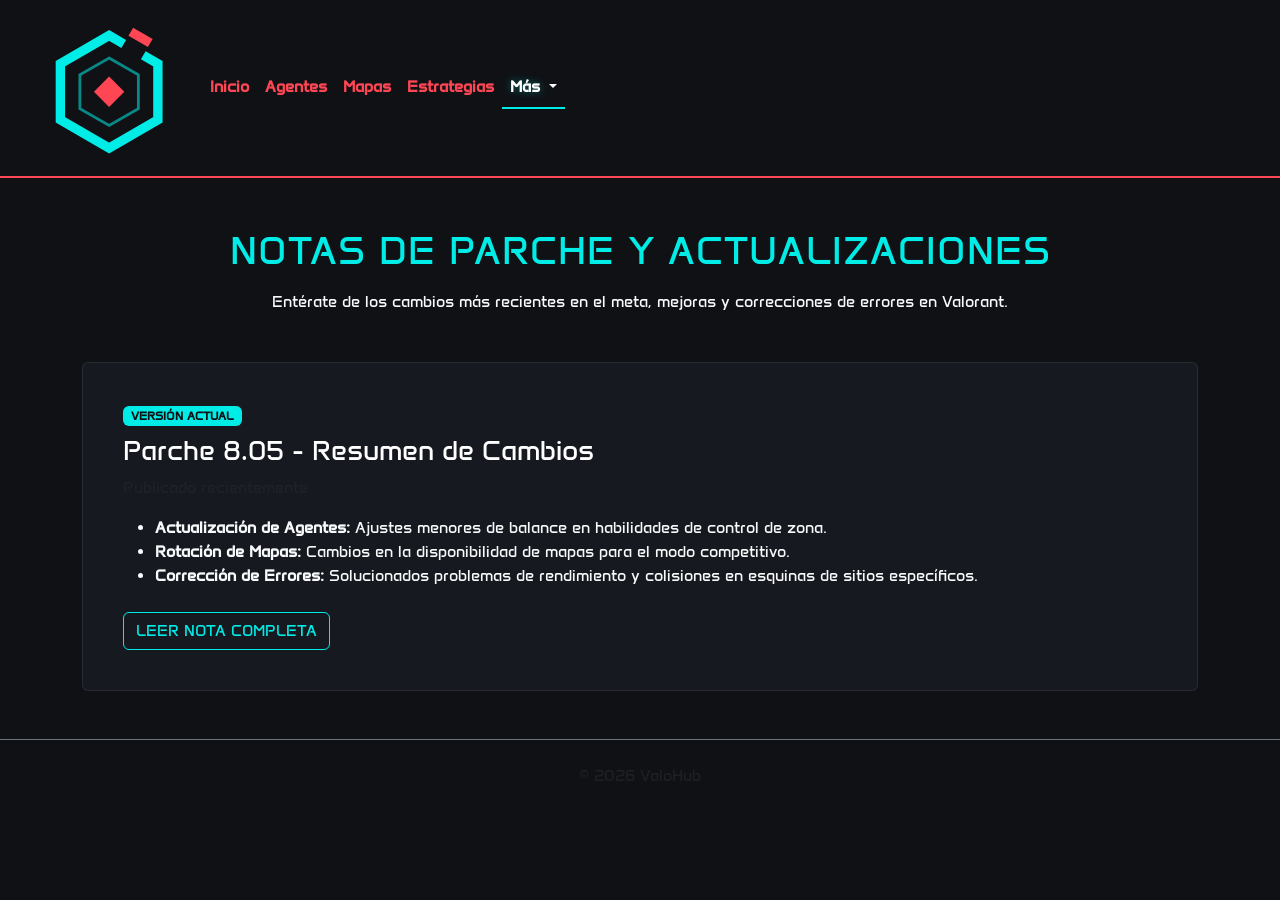
<file: pages/parches.html>
<!DOCTYPE html>
<html lang="es">

<head>
    <meta charset="UTF-8">
    <meta name="viewport" content="width=device-width, initial-scale=1.0">
    <title>Notas de Parche - ValoHub</title>
    <meta name="keywords"
        content="notas de parche, patch notes valorant, balance de agentes, actualizaciones, rotación de mapas">
    <meta name="description"
        content="Resumen de las notas de parche de Valorant: ajustes de balance de agentes, rotación de mapas y corrección de errores.">
    <link href="https://cdn.jsdelivr.net/npm/bootstrap@5.3.8/dist/css/bootstrap.min.css" rel="stylesheet"
        integrity="sha384-sRIl4kxILFvY47J16cr9ZwB07vP4J8+LH7qKQnuqkuIAvNWLzeN8tE5YBujZqJLB" crossorigin="anonymous">
    <link rel="stylesheet" href="https://unpkg.com/aos@next/dist/aos.css" />
    <link rel="stylesheet" href="../style/style.css">
    <link rel="preconnect" href="https://fonts.googleapis.com">
    <link rel="preconnect" href="https://fonts.gstatic.com" crossorigin>
    <link href="https://fonts.googleapis.com/css2?family=Anta&display=swap" rel="stylesheet">
    <link rel="icon" type="image/svg+xml" href="../assets/img/favicon-valohub.svg">
</head>

<body>
    <header class="encabezado">
        <nav class="navbar navbar-expand-lg">
            <div class="container-fluid">
                <a class="navbar-brand" href="../index.html">
                   <img class="logo" src="../assets/img/favicon-valohub.svg" alt="ValoHub logo" />
                </a>
                <button class="navbar-toggler" type="button" data-bs-toggle="collapse"
                    data-bs-target="#navbarSupportedContent" aria-controls="navbarSupportedContent"
                    aria-expanded="false" aria-label="Toggle navigation">
                    <span class="navbar-toggler-icon"></span>
                </button>
                <div class="collapse navbar-collapse" id="navbarSupportedContent">
                    <ul class="navbar-nav me-auto mb-2 mb-lg-0">
                        <li class="nav-item">
                            <a class="nav-link" href="../index.html">Inicio</a>
                        </li>
                        <li class="nav-item">
                            <a class="nav-link" href="agentes.html">Agentes</a>
                        </li>
                        <li class="nav-item">
                            <a class="nav-link" href="mapas.html">Mapas</a>
                        </li>
                        <li class="nav-item">
                            <a class="nav-link" href="estrategias.html">Estrategias</a>
                        </li>
                        <li class="nav-item dropdown">
                            <a class="nav-link dropdown-toggle active" href="#" role="button" data-bs-toggle="dropdown"
                                aria-expanded="false">
                                Más
                            </a>
                            <ul class="dropdown-menu">
                                <li><a class="dropdown-item active" href="parches.html">Parches</a></li>
                                <li><a class="dropdown-item" href="esports.html">Esports</a></li>
                                <li>
                                    <hr class="dropdown-divider">
                                </li>
                            </ul>
                        </li>
                    </ul>
                </div>
            </div>
        </nav>
    </header>

    <main class="container my-5">
        <section class="text-center mb-5">
            <h1 class="titulo-seccion mb-3">Notas de Parche y Actualizaciones</h1>
            <p class="text-light">Entérate de los cambios más recientes en el meta, mejoras y correcciones de errores en
                Valorant.</p>
        </section>

        <!-- Bloques de Notas de Parche -->
        <div class="row g-4">
            <div class="col-12">
                <div class="card card-valohub p-4">
                    <div class="card-body">
                        <span class="badge badge-cian mb-2">Versión Actual</span>
                        <h3 class="card-title text-white">Parche 8.05 - Resumen de Cambios</h3>
                        <p class="text-muted mb-3">Publicado recientemente</p>
                        <ul class="text-light">
                            <li><strong>Actualización de Agentes:</strong> Ajustes menores de balance en habilidades de
                                control de zona.</li>
                            <li><strong>Rotación de Mapas:</strong> Cambios en la disponibilidad de mapas para el modo
                                competitivo.</li>
                            <li><strong>Corrección de Errores:</strong> Solucionados problemas de rendimiento y
                                colisiones en esquinas de sitios específicos.</li>
                        </ul>
                        <a href="#" class="btn btn-valohub mt-2">Leer Nota Completa</a>
                    </div>
                </div>
            </div>
        </div>
    </main>

    <footer class="pie-pagina text-center py-4 mt-5 text-muted border-top border-secondary">
        <p class="mb-0">© 2026 ValoHub</p>
    </footer>
    <script src="https://cdn.jsdelivr.net/npm/bootstrap@5.3.8/dist/js/bootstrap.bundle.min.js"
        integrity="sha384-FKyoEForCGlyvwx9Hj09JcYn3nv7wiPVlz7YYwJrWVcXK/BmnVDxM+D2scQbITxI"
        crossorigin="anonymous"></script>
    <script src="https://unpkg.com/aos@next/dist/aos.js"></script>
    <script>
        AOS.init();
    </script>
</body>

</html>
</file>
<file: style/style.css>
@charset "UTF-8";
* {
  margin: 0;
  padding: 0;
  box-sizing: border-box;
}

body {
  color: #F5F5F5;
  background-color: #0F1115;
  margin: 0;
}

body {
  font-family: "Anta", sans-serif;
  font-weight: 400;
  font-style: normal;
}

.titulo-seccion {
  font-family: "Anta", sans-serif;
  color: #00ECE6;
  text-transform: uppercase;
  letter-spacing: 1px;
}

/* Animación con @keyframes de más de dos pasos (Flotación) */
@keyframes entradaSuave {
  0% {
    opacity: 0;
    transform: translateY(30px);
  }
  50% {
    opacity: 0.6;
    transform: translateY(10px);
  }
  100% {
    opacity: 1;
    transform: translateY(0);
  }
}
.animar-entrada {
  animation: entradaSuave 1.2s ease-out forwards;
}

@media (prefers-reduced-motion: reduce) {
  *,
  *::before,
  *::after {
    animation-duration: 0.01ms !important;
    animation-iteration-count: 1 !important;
    transition-duration: 0.01ms !important;
    scroll-behavior: auto !important;
  }
}
.logo {
  max-width: 200px;
  height: auto;
}

header .navbar {
  background-color: #0F1115;
  border-bottom: 2px solid #FF4655;
  padding: 0.5rem 1.5rem;
}

.navbar-brand .logo {
  max-width: 150px;
  height: auto;
}

.pie-pagina {
  background-color: #0F1115;
  color: #F5F5F5;
  text-align: center;
  padding: 2.5;
  margin-top: 3rem;
}

header .navbar-nav .nav-link {
  color: #FF4655;
  font-size: 1rem;
  font-weight: 600;
}
header .navbar-nav .nav-link.active {
  transform: translateY(0);
  color: #FFFFFF;
  border-bottom: 2px solid #00ECE6;
  font-weight: 700;
  text-shadow: 0 0 8px rgba(0, 236, 230, 0.4);
}

.dropdown-menu {
  background-color: #161920;
  border: 1px solid rgba(255, 70, 85, 0.4);
  box-shadow: 0 8px 24px rgba(0, 0, 0, 0.8);
  border-radius: 8px;
  padding: 0.5rem 0;
  margin-top: 0.5rem !important;
}

.dropdown-item {
  color: #E2E8F0;
  font-family: "Anta", sans-serif;
  font-size: 0.95rem;
  padding: 0.5rem 1.5rem;
  transition: all 0.2s ease;
  text-transform: capitalize;
}
.dropdown-item:hover, .dropdown-item:focus {
  background-color: rgba(255, 70, 85, 0.2);
  color: #00ECE6;
}

.dropdown-divider {
  border-color: rgba(255, 255, 255, 0.1);
}

.card-valohub {
  background-color: #161920;
  border: 1px solid rgba(255, 255, 255, 0.08);
  color: #FFFFFF;
  transition: transform 0.3s ease-out, box-shadow 0.3s ease-out;
}
.card-valohub:hover {
  transform: translateY(-5px);
  scale: 1.02;
  border-color: #FF4655;
  box-shadow: 0 8px 20px rgba(255, 70, 85, 0.25);
}
.card-valohub .card-img-top {
  height: 280px;
  object-fit: cover;
  object-position: center top;
  background-color: #0B0E14;
}
.card-valohub .card-title {
  font-family: "Anta", sans-serif;
  color: #FFFFFF;
}
.card-valohub .card-text {
  color: #A0AEC0;
  font-size: 0.95rem;
}

/* Botones con estilo */
.btn-valohub {
  font-family: "Anta", sans-serif;
  text-transform: uppercase;
  transition: transform 0.3s ease-out, box-shadow 0.3s ease-out;
  background-color: transparent;
  border: 1px solid #00ECE6;
  color: #00ECE6;
}
.btn-valohub:hover {
  background-color: #00ECE6;
  color: #0F1115;
  box-shadow: 0 0 12px rgba(0, 236, 230, 0.4);
}

.btn-valohub-rojo {
  font-family: "Anta", sans-serif;
  text-transform: uppercase;
  background-color: #FF4655;
  color: #FFFFFF;
  border: none;
  transition: all 0.3s ease;
}
.btn-valohub-rojo:hover {
  background-color: #E03E4C;
  color: #FFFFFF;
  box-shadow: 0 0 15px rgba(255, 70, 85, 0.5);
}

.badge-rojo {
  font-size: 0.75;
  text-transform: uppercase;
  font-weight: 700;
  background-color: #FF4655;
  color: #FFFFFF;
}

.badge-cian {
  font-size: 0.75;
  text-transform: uppercase;
  font-weight: 700;
  background-color: #00ECE6;
  color: #0F1115;
}

.carousel {
  width: 100vw;
  position: relative;
  left: 50%;
  right: 50%;
  margin-left: -50vw;
  margin-right: -50vw;
  margin-top: 0;
  margin-bottom: 3rem;
  border-radius: 0;
  overflow: hidden;
  box-shadow: 0 10px 30px rgba(0, 0, 0, 0.9);
  border-bottom: 3px solid #FF4655;
}
.carousel .carousel-caption {
  z-index: 2;
  top: 50%;
  left: 50%;
  bottom: auto;
  transform: translate(-50%, -50%);
  width: 80%;
  padding: 0;
  font-family: "Anta", sans-serif;
  text-align: center;
}
.carousel h5 {
  color: #FFFFFF;
  font-size: 3.5rem;
  font-weight: 800;
  text-transform: uppercase;
  letter-spacing: 2px;
  line-height: 1rem;
  margin-bottom: 1rem;
  text-shadow: 0 4px 15px rgba(0, 0, 0, 0.9);
}
.carousel p {
  color: #E2E8F0;
  font-size: 1.2rem;
  font-weight: 600;
  text-transform: uppercase;
  letter-spacing: 1px;
  text-shadow: 0 2px 8px rgba(0, 0, 0, 0.9);
  margin-bottom: 0;
}

.carousel-item {
  height: 520px;
  background-color: #0F1115;
  position: relative;
}
.carousel-item::after {
  content: "";
  position: absolute;
  inset: 0;
  background: rgba(15, 17, 21, 0.5);
  z-index: 1;
}
@media (min-width: 992px) {
  .carousel-item {
    height: 580px;
  }
}

.carousel-img {
  height: 100%;
  width: 100%;
  object-fit: cover;
  object-position: center;
}

.carousel-control-prev,
.carousel-control-next {
  width: 7%;
  transition: 0.3s ease;
  z-index: 3;
}
.carousel-control-prev:hover,
.carousel-control-next:hover {
  background: rgba(255, 70, 85, 0.25);
}

.carousel-indicators {
  z-index: 3;
  bottom: 1.2rem;
}

.contenido-principal {
  display: flex;
  flex-direction: column;
  gap: 2.5;
  align-items: center;
  padding: 2.5;
  background-color: #232529;
}

.titulo-secundario {
  font-size: 1.75;
  margin-bottom: 1rem;
}

.texto-introduccion {
  font-size: 1.125;
  margin-bottom: 1.5rem;
}

.lista-roles {
  display: flex;
  flex-direction: column;
  gap: 1rem;
  list-style: none;
  font-size: 1.25rem 1.25rem;
  color: #FF4655;
  padding-left: 1.5rem;
}

.rol-agente {
  font-size: 1.25rem;
  margin-bottom: 0.312rem;
  color: #FF4655;
}

/*TANTO PARCHES COMO LA SECCION DE ESPORTS QUEDAN VACIAS PORQUE NO ULTILIZAN NINGUN TIPO DE ESTILOS PROPIOS */
.cabecera-texto {
  max-width: 680px;
}

.tarjeta-estrategia .card-body {
  position: relative;
  padding: 1rem;
}
.tarjeta-estrategia .card-title::after {
  content: "";
  display: block;
  width: 48px;
  height: 2px;
  margin-top: 0.6rem;
  background-color: #00ECE6;
  transform-origin: left;
  transition: transform 0.3s ease-out;
}
.tarjeta-estrategia:hover .card-title::after {
  transform: scaleX(2);
}

.numero-fondo {
  position: absolute;
  top: 0.5rem;
  right: 1rem;
  font-size: 4.5rem;
  font-weight: 700;
  line-height: 1;
  color: rgba(255, 255, 255, 0.05);
  pointer-events: none;
  user-select: none;
}

.lista-tactica li {
  position: relative;
  padding-left: 1.4rem;
  margin-bottom: 0.6rem;
  color: #E2E8F0;
  font-size: 0.95rem;
}
.lista-tactica li::before {
  content: "›";
  position: absolute;
  left: 0;
  color: #00ECE6;
  font-weight: 700;
}

.estrategia-destacada {
  border-left: 4px solid #FF4655;
}
.estrategia-destacada:hover {
  transform: none;
}

.diagrama img {
  border: 1px solid rgba(255, 70, 85, 0.6);
}

.pie-diagrama {
  color: #A0AEC0;
  font-size: 0.85rem;
}

.chip-dato {
  border: 1px solid rgba(0, 236, 230, 0.4);
  border-radius: 4px;
  padding: 0.3rem 0.7rem;
  color: #A0AEC0;
  font-size: 0.8rem;
  text-transform: uppercase;
}
.chip-dato strong {
  margin-right: 0.25rem;
  color: #00ECE6;
  font-size: 1rem;
}

.paso {
  display: flex;
  gap: 1rem;
  padding: 1rem 0;
  border-top: 1px solid rgba(255, 255, 255, 0.08);
}
.paso h3 {
  margin-bottom: 0.25rem;
  color: #FFFFFF;
  font-size: 1rem;
}
.paso p {
  margin-bottom: 0;
  color: #A0AEC0;
  font-size: 0.95rem;
}

.paso-num {
  flex: 0 0 2rem;
  height: 2rem;
  display: grid;
  place-items: center;
  border: 1px solid #00ECE6;
  border-radius: 4px;
  color: #00ECE6;
  font-weight: 700;
}

.banner-destacado {
  background: linear-gradient(135deg, #161920 0%, #0F1115 100%);
  border: 1px solid rgba(0, 236, 230, 0.3);
}

.border-valohub {
  border: 1px solid rgba(255, 255, 255, 0.08);
}

.card-tactical {
  transition: transform 0.3s ease-out, box-shadow 0.3s ease-out;
}
.card-tactical:hover {
  transform: translateY(-5px);
  border-color: #FF4655;
  box-shadow: 0 8px 20px rgba(255, 70, 85, 0.25);
}

.mapa-img-caja {
  height: 180px;
  overflow: hidden;
}

.hover-zoom {
  transition: transform 0.3s ease-out;
}
.hover-zoom:hover {
  transform: scale(1.08);
}

.mapa-destacado-img {
  min-height: 300px;
  max-height: 380px;
  object-fit: cover;
}

.mapa-img-lateral {
  min-height: 160px;
  object-fit: cover;
}

/*TANTO PARCHES COMO LA SECCION DE ESPORTS QUEDAN VACIAS PORQUE NO ULTILIZAN NINGUN TIPO DE ESTILOS PROPIOS */
</file>
